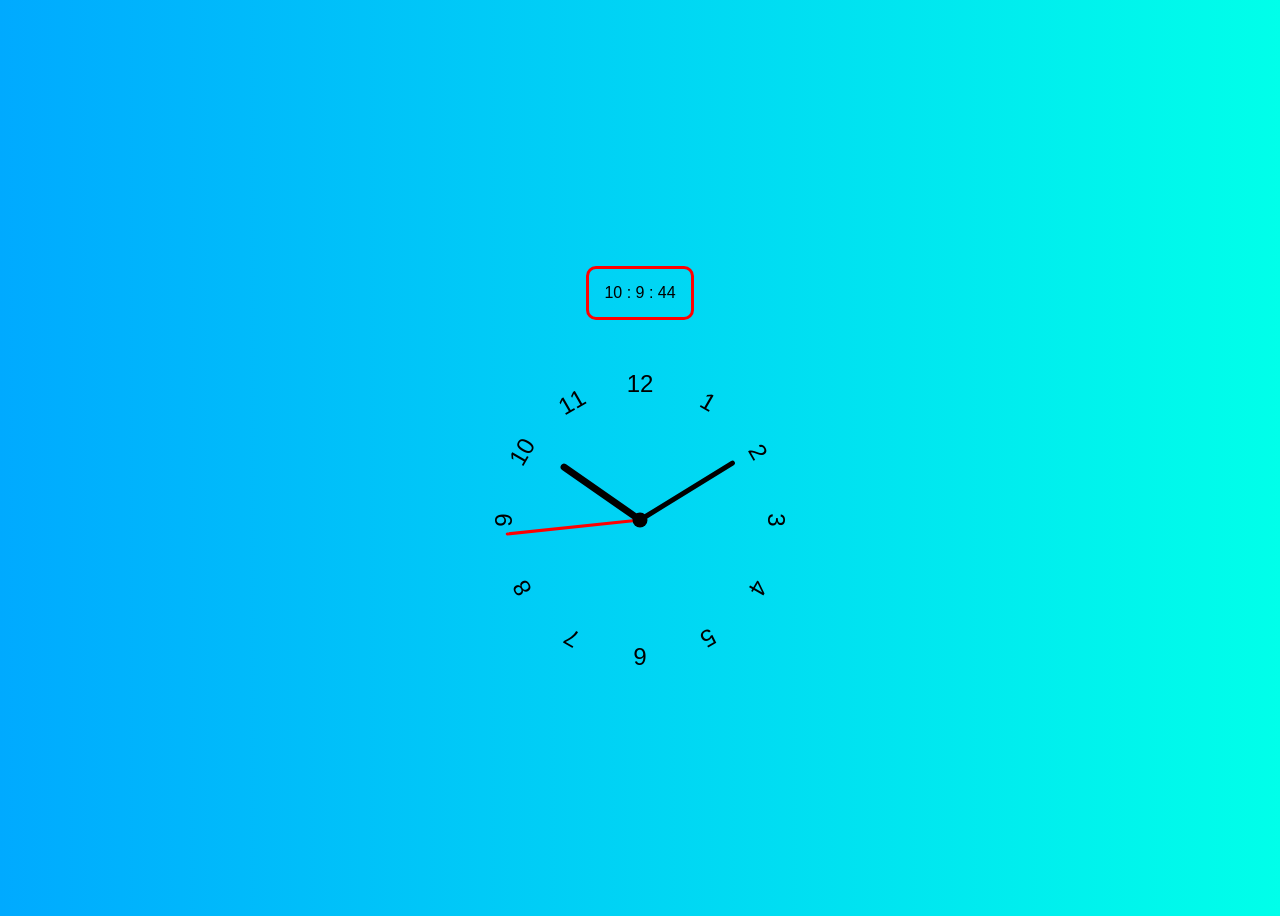
<file: index.html>
<!DOCTYPE html>
<html lang="en">

<head>
    <meta charset="UTF-8">
    <meta http-equiv="X-UA-Compatible" content="IE=edge">
    <meta name="viewport" content="width=device-width, initial-scale=1.0">
    <link rel="stylesheet" href="../css/style.css">
    <script defer src="./js/project.js"></script>
    <title>Document</title>
</head>

<body>

    <div id="time" time-in-text>

    </div>


    <div class="clock">
        <div class="hand hour" data-hour-hand>

        </div>
        <div class="hand minute" data-minute-hand>

        </div>
        <div class="hand second" data-second-hand>

        </div>
        <div class="number number1">1</div>
        <div class="number number2">2</div>
        <div class="number number3">3</div>
        <div class="number number4">4</div>
        <div class="number number5">5</div>
        <div class="number number6">6</div>
        <div class="number number7">7</div>
        <div class="number number8">8</div>
        <div class="number number9">9</div>
        <div class="number number10">10</div>
        <div class="number number11">11</div>
        <div class="number number12">12</div>
    </div>
</body>

</html>
</file>
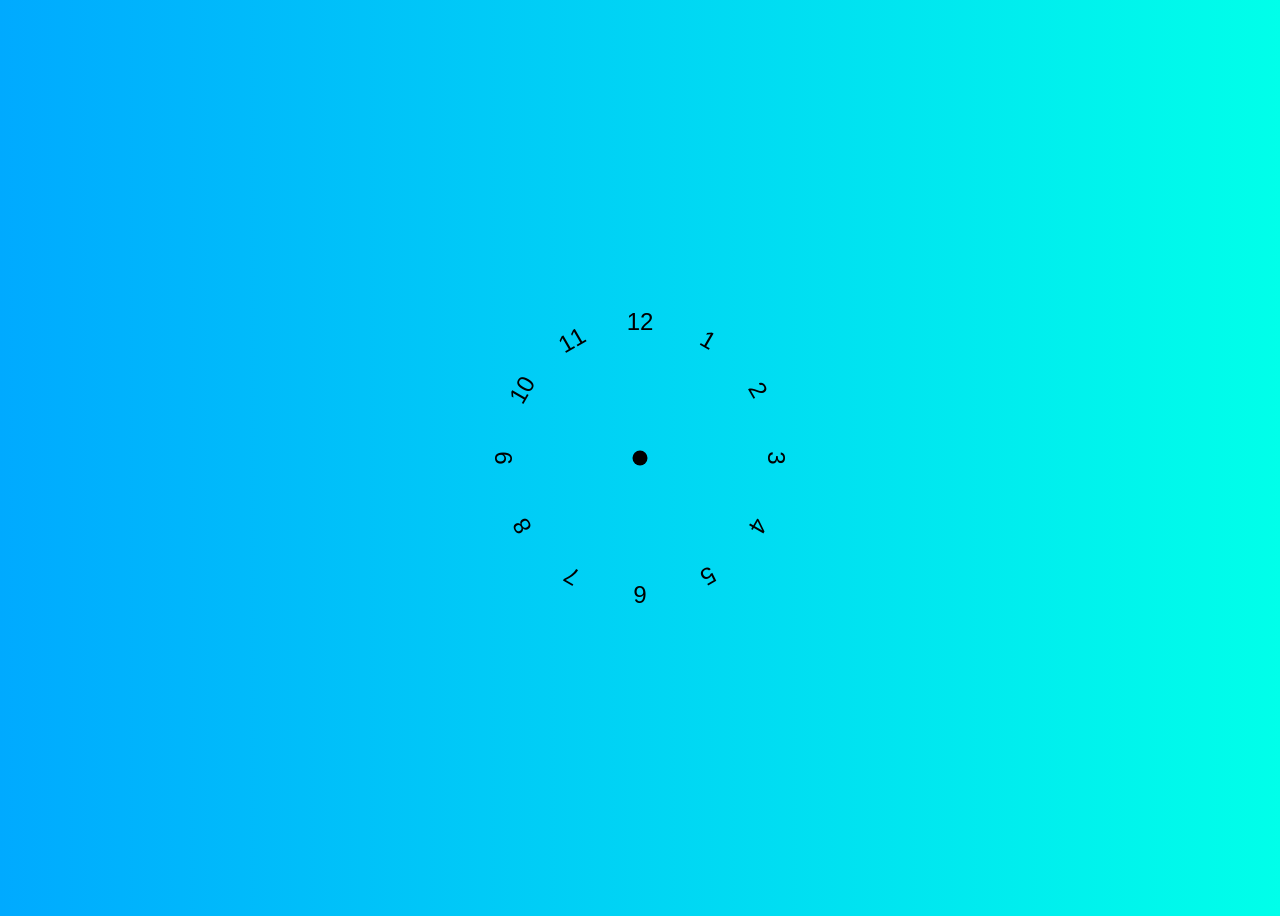
<file: .dist/index.html>
<!DOCTYPE html>
<html lang="en">

<head>
    <meta charset="UTF-8">
    <meta http-equiv="X-UA-Compatible" content="IE=edge">
    <meta name="viewport" content="width=device-width, initial-scale=1.0">
    <link rel="stylesheet" href="../css/style.css">
    <title>Document</title>
</head>

<body>
    <div class="clock">
        <div class="hand-hour">

        </div>
        <div class="hand-minute">

        </div>
        <div class="hand-second"></div>
        <div class="number number1">1</div>
        <div class="number number2">2</div>
        <div class="number number3">3</div>
        <div class="number number4">4</div>
        <div class="number number5">5</div>
        <div class="number number6">6</div>
        <div class="number number7">7</div>
        <div class="number number8">8</div>
        <div class="number number9">9</div>
        <div class="number number10">10</div>
        <div class="number number11">11</div>
        <div class="number number12">12</div>
    </div>
</body>

</html>
</file>
<file: css/style.css>
* {
      box-sizing: border-box;
      font-family: 'Franklin Gothic Medium', 'Arial Narrow', Arial, sans-serif;
  }
  
  body {
      background: linear-gradient(to right, hsl(200, 100%, 50%), hsl(175, 100%, 50%));
      display: flex;
      justify-content: center;
      align-items: center;
      min-height: 100vh;
      overflow: hidden;
      flex-direction: column;
  }
  
  #time {
      text-align: center;
      margin: 20px;
      padding: 15px;
      border: 3px solid yellow;
      margin-bottom: 50px;
      border-radius: 10px;
  }
  
  .clock {
      width: 300px;
      height: 300px;
      background-color: linear-gradient(to left, #333, #333 50%, #eee 100%);
      border-radius: 50%;
      /* border: 2px solid orangered; */
      position: relative;
  }
  
  .clock .number {
      --rotation: 0;
      position: absolute;
      width: 100%;
      height: 100%;
      text-align: center;
      transform: rotate(var(--rotation));
      font-size: 1.5rem;
  }
  
  .clock .number1 {
      --rotation: 30deg;
  }
  
  .clock .number2 {
      --rotation: 60deg;
  }
  
  .clock .number3 {
      --rotation: 90deg;
  }
  
  .clock .number4 {
      --rotation: 120deg;
  }
  
  .clock .number5 {
      --rotation: 150deg;
  }
  
  .clock .number6 {
      --rotation: 180deg;
  }
  
  .clock .number7 {
      --rotation: 210deg;
  }
  
  .clock .number8 {
      --rotation: 240deg;
  }
  
  .clock .number9 {
      --rotation: 270deg;
  }
  
  .clock .number10 {
      --rotation: 300deg;
  }
  
  .clock .number11 {
      --rotation: 330deg;
  }
  
  .clock .hand {
      --rotation: 0;
      position: absolute;
      bottom: 50%;
      left: 50%;
      width: 1px;
      height: 40%;
      /* border: 1px solid white; */
      border-top-right-radius: 10px;
      border-top-left-radius: 10px;
      background-color: black;
      transform: translateX(-50%) rotate(calc(var(--rotation) * 1deg));
      transform-origin: bottom;
      z-index: 10;
  }
  
  .clock .hand.second {
      /* --rotation: 25; */
      width: 3px;
      height: 45%;
      background-color: red;
      /* transform: translateX(-50%) rotate(calc(var(--rotation) * 1deg)); */
  }
  
  .clock .hand.minute {
      /* --rotation: 180; */
      width: 5px;
      height: 37%;
      background-color: black;
      /* transform: translateX(-50%) rotate(calc(var(--rotation) * 1deg)); */
  }
  
  .clock .hand.hour {
      width: 7px;
      height: 32%;
      background-color: black;
  }
  
  .clock::after {
      content: ' ';
      position: absolute;
      background-color: black;
      z-index: 11;
      width: 15px;
      height: 15px;
      top: 50%;
      left: 50%;
      transform: translate(-50%, -50%);
      border-radius: 50%;
  }
</file>
